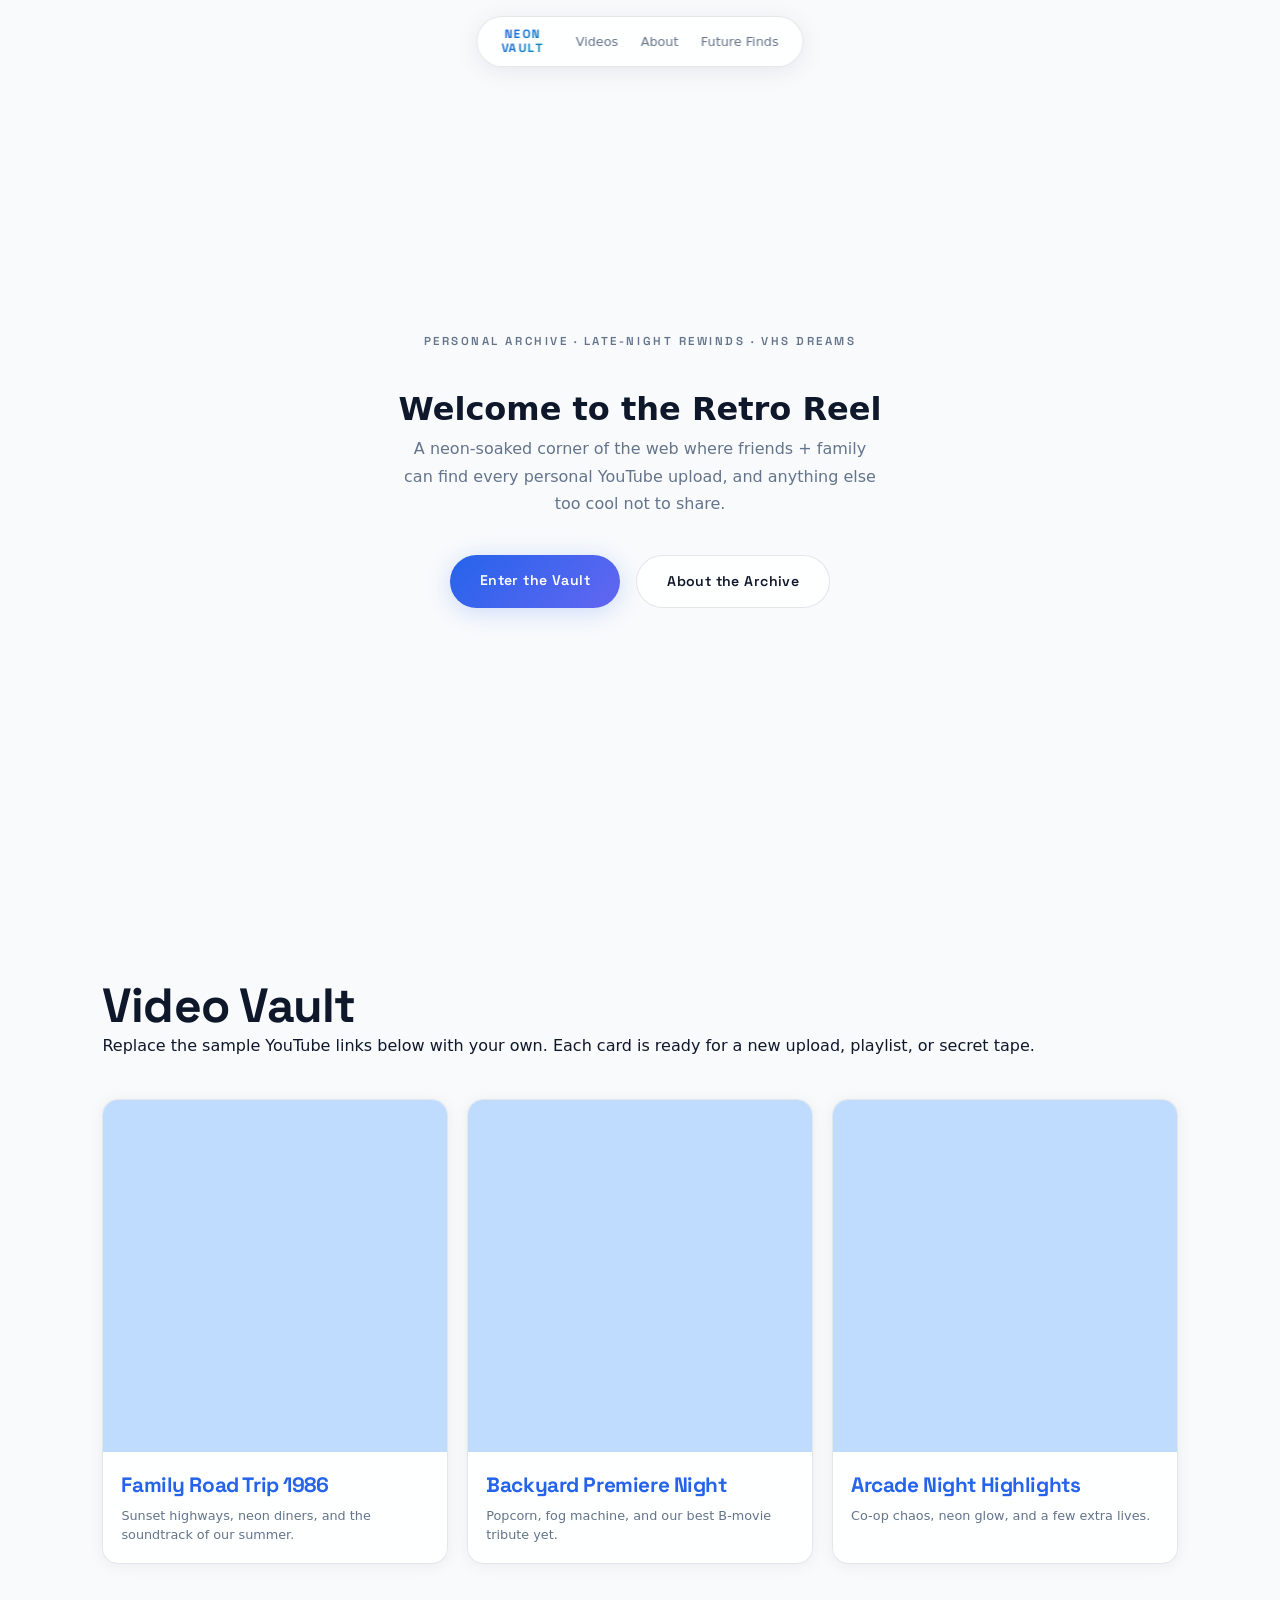
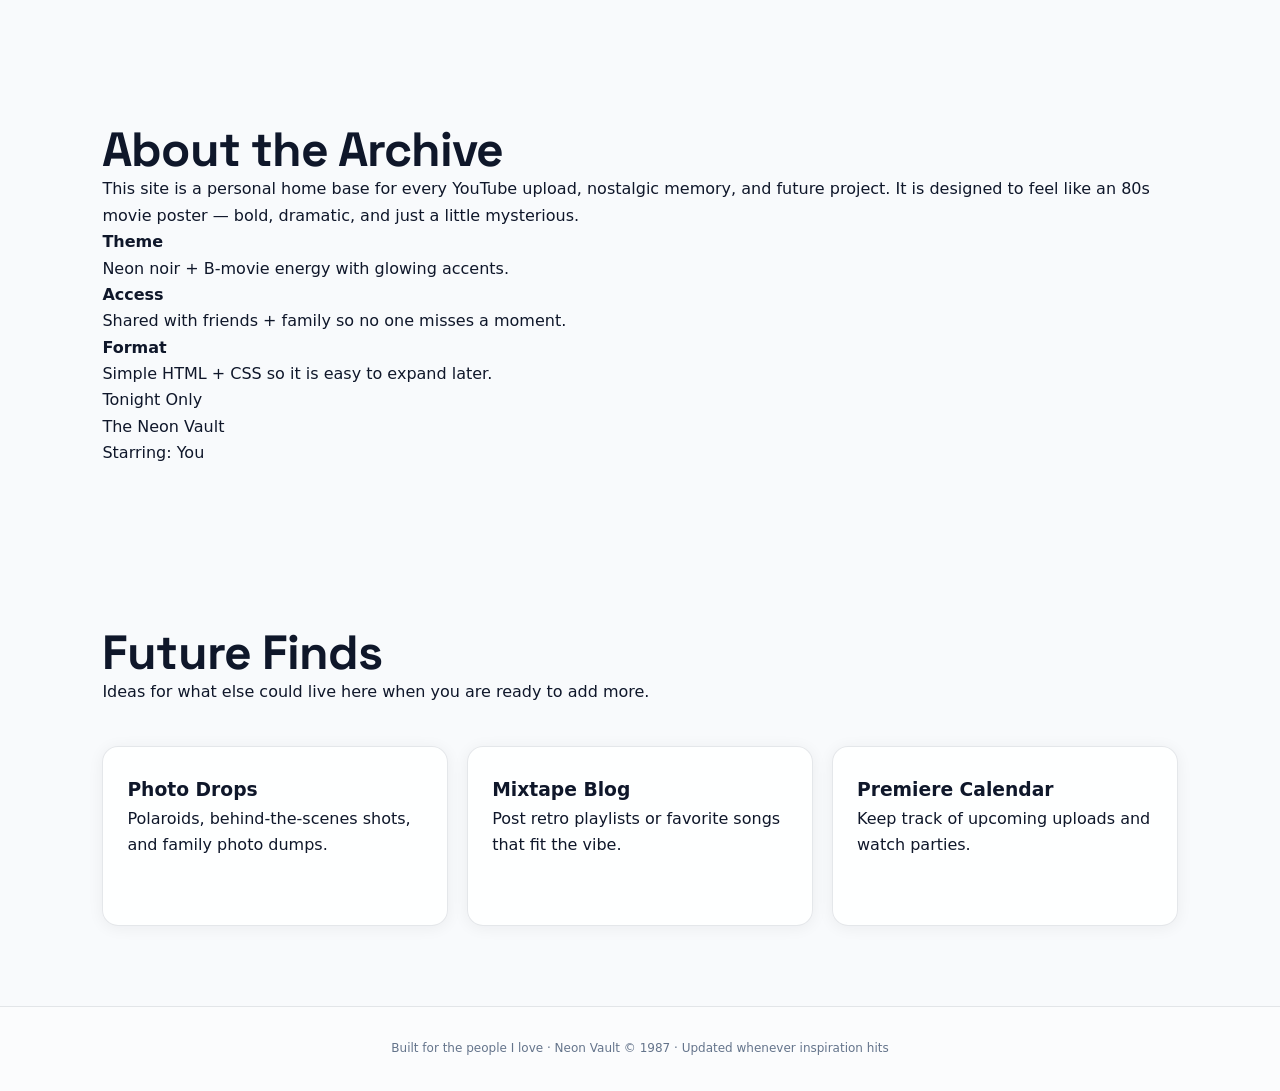
<file: Index.html>
<!DOCTYPE html>
<html lang="en">
  <head>
    <meta charset="UTF-8" />
    <meta name="viewport" content="width=device-width, initial-scale=1.0" />
    <title>Neon Vault — Personal Video Archive</title>
    <link rel="stylesheet" href="styles.css" />
    <link rel="preconnect" href="https://fonts.googleapis.com" />
    <link rel="preconnect" href="https://fonts.gstatic.com" crossorigin />
    <link
      href="https://fonts.googleapis.com/css2?family=Monoton&family=Orbitron:wght@400;600&family=Space+Grotesk:wght@400;600&display=swap"
      rel="stylesheet"
    />
  </head>
  <body>
    <header class="hero">
      <nav class="nav">
        <div class="logo">
          <span>Neon</span>
          <span>Vault</span>
        </div>
        <div class="nav-links">
          <a href="#videos">Videos</a>
          <a href="#about">About</a>
          <a href="#future">Future Finds</a>
        </div>
      </nav>
      <div class="hero-content">
        <p class="tagline">Personal Archive · Late-Night Rewinds · VHS Dreams</p>
        <h1>Welcome to the Retro Reel</h1>
        <p class="subtitle">
          A neon-soaked corner of the web where friends + family can find every personal YouTube upload,
          and anything else too cool not to share.
        </p>
        <div class="hero-actions">
          <a class="btn primary" href="#videos">Enter the Vault</a>
          <a class="btn ghost" href="#about">About the Archive</a>
        </div>
      </div>
    </header>

    <main>
      <section id="videos" class="section">
        <div class="section-heading">
          <h2>Video Vault</h2>
          <p>
            Replace the sample YouTube links below with your own. Each card is ready for a new upload,
            playlist, or secret tape.
          </p>
        </div>
        <div class="video-grid">
          <article class="video-card">
            <div class="video-frame">
              <iframe
                src="https://www.youtube.com/embed/dQw4w9WgXcQ"
                title="Sample Video"
                frameborder="0"
                allow="accelerometer; autoplay; clipboard-write; encrypted-media; gyroscope; picture-in-picture"
                allowfullscreen
              ></iframe>
            </div>
            <div class="video-info">
              <h3>Family Road Trip 1986</h3>
              <p>Sunset highways, neon diners, and the soundtrack of our summer.</p>
            </div>
          </article>

          <article class="video-card">
            <div class="video-frame">
              <iframe
                src="https://www.youtube.com/embed/oHg5SJYRHA0"
                title="Sample Video"
                frameborder="0"
                allow="accelerometer; autoplay; clipboard-write; encrypted-media; gyroscope; picture-in-picture"
                allowfullscreen
              ></iframe>
            </div>
            <div class="video-info">
              <h3>Backyard Premiere Night</h3>
              <p>Popcorn, fog machine, and our best B-movie tribute yet.</p>
            </div>
          </article>

          <article class="video-card">
            <div class="video-frame">
              <iframe
                src="https://www.youtube.com/embed/9bZkp7q19f0"
                title="Sample Video"
                frameborder="0"
                allow="accelerometer; autoplay; clipboard-write; encrypted-media; gyroscope; picture-in-picture"
                allowfullscreen
              ></iframe>
            </div>
            <div class="video-info">
              <h3>Arcade Night Highlights</h3>
              <p>Co-op chaos, neon glow, and a few extra lives.</p>
            </div>
          </article>
        </div>
      </section>

      <section id="about" class="section about">
        <div>
          <h2>About the Archive</h2>
          <p>
            This site is a personal home base for every YouTube upload, nostalgic memory, and future
            project. It is designed to feel like an 80s movie poster — bold, dramatic, and just a
            little mysterious.
          </p>
          <div class="info-grid">
            <div class="info-card">
              <h4>Theme</h4>
              <p>Neon noir + B-movie energy with glowing accents.</p>
            </div>
            <div class="info-card">
              <h4>Access</h4>
              <p>Shared with friends + family so no one misses a moment.</p>
            </div>
            <div class="info-card">
              <h4>Format</h4>
              <p>Simple HTML + CSS so it is easy to expand later.</p>
            </div>
          </div>
        </div>
        <div class="poster">
          <div class="poster-frame">
            <p class="poster-title">Tonight Only</p>
            <p class="poster-main">The Neon Vault</p>
            <p class="poster-sub">Starring: You</p>
          </div>
        </div>
      </section>

      <section id="future" class="section future">
        <div class="section-heading">
          <h2>Future Finds</h2>
          <p>Ideas for what else could live here when you are ready to add more.</p>
        </div>
        <div class="future-grid">
          <div class="future-card">
            <h3>Photo Drops</h3>
            <p>Polaroids, behind-the-scenes shots, and family photo dumps.</p>
          </div>
          <div class="future-card">
            <h3>Mixtape Blog</h3>
            <p>Post retro playlists or favorite songs that fit the vibe.</p>
          </div>
          <div class="future-card">
            <h3>Premiere Calendar</h3>
            <p>Keep track of upcoming uploads and watch parties.</p>
          </div>
        </div>
      </section>
    </main>

    <footer class="footer">
      <p>Built for the people I love · Neon Vault © 1987 · Updated whenever inspiration hits</p>
    </footer>
  </body>
</html>
</file>
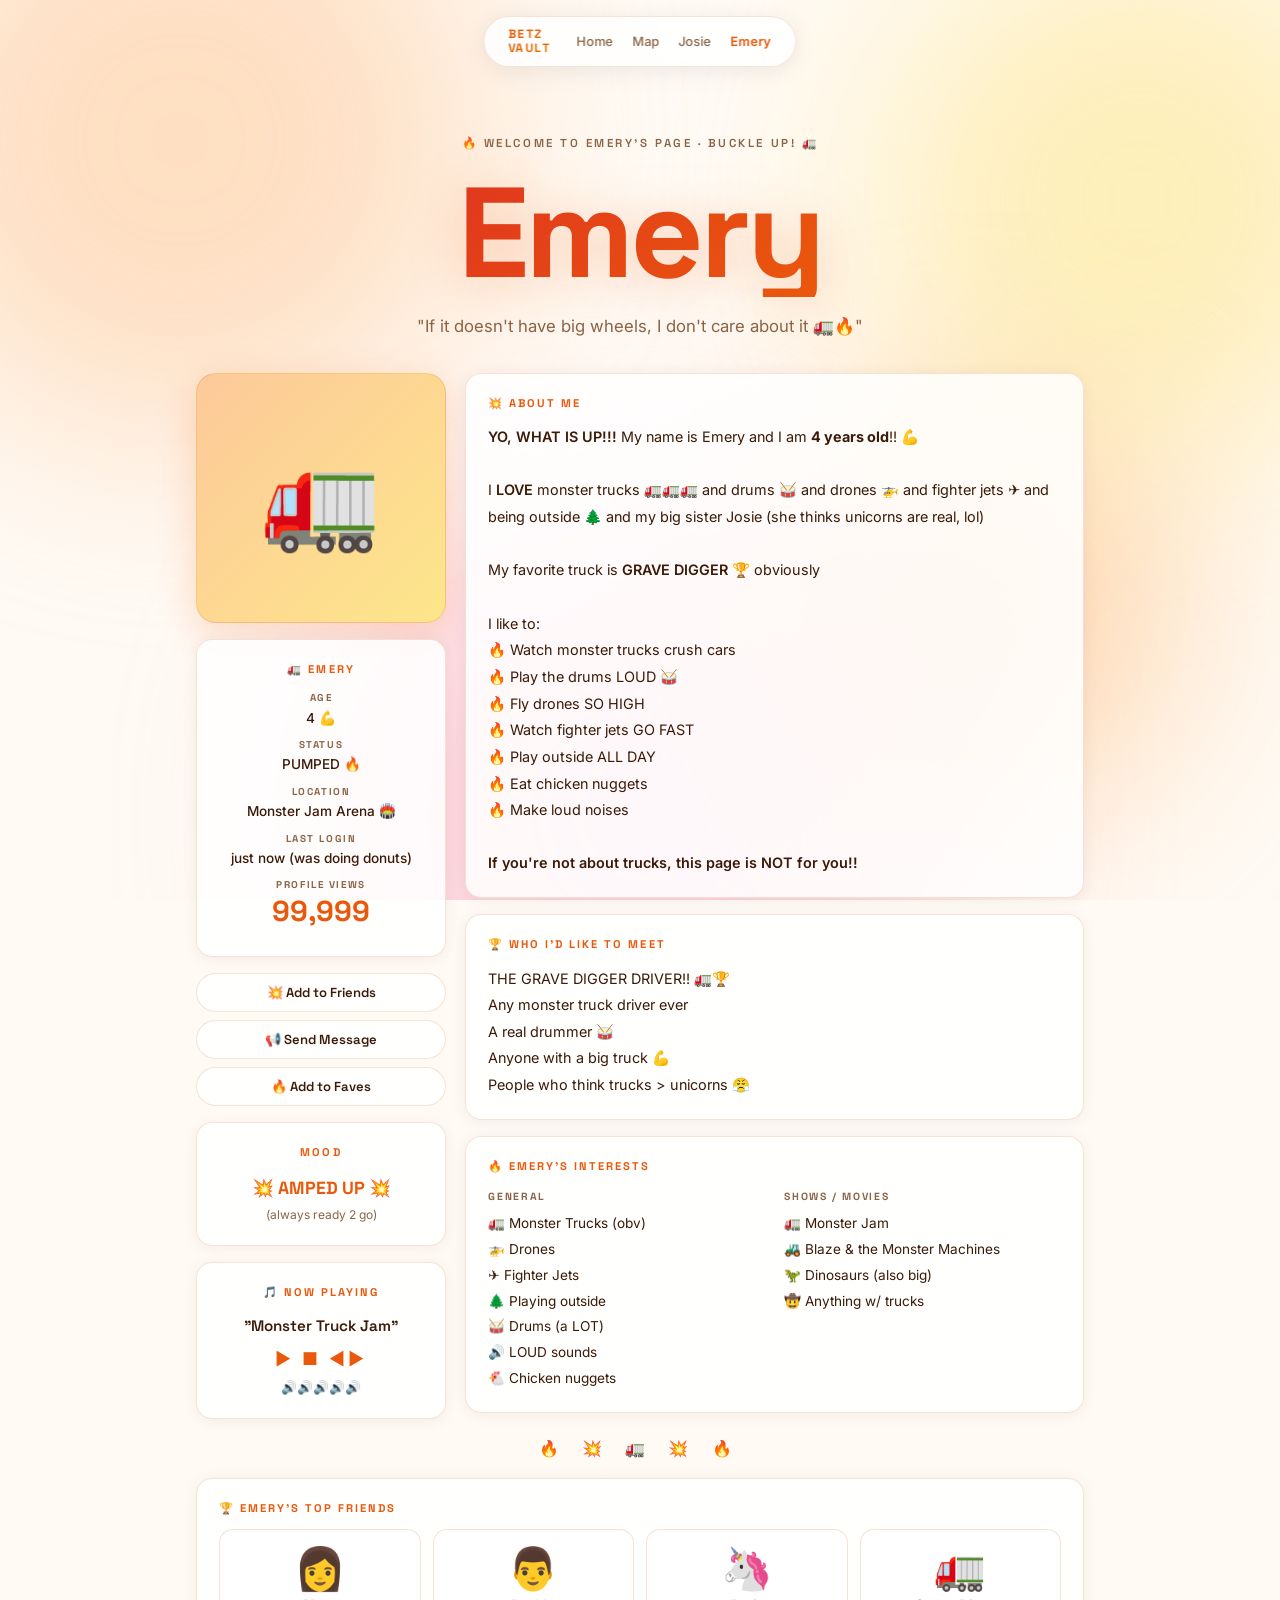
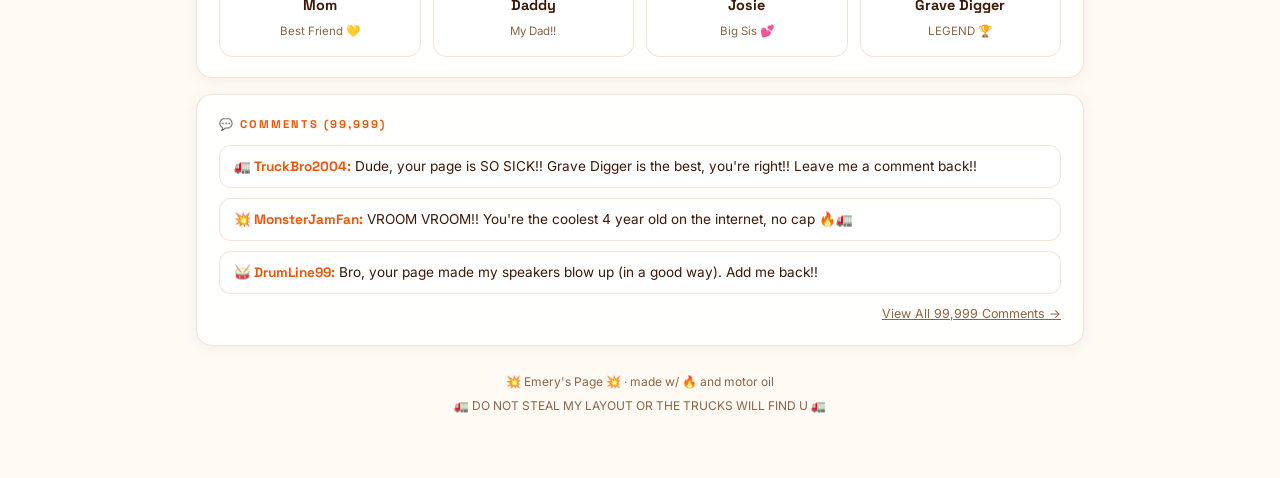
<file: emery.html>
<!DOCTYPE html>
<html lang="en">
<head>
  <meta charset="UTF-8">
  <meta name="viewport" content="width=device-width, initial-scale=1.0">
  <title>Emery's Page 🚛 Betz Vault</title>
  <link rel="preconnect" href="https://fonts.googleapis.com">
  <link rel="preconnect" href="https://fonts.gstatic.com" crossorigin>
  <link href="https://fonts.googleapis.com/css2?family=Space+Grotesk:wght@400;500;600;700&family=Inter:wght@400;500&display=swap" rel="stylesheet">
  <link rel="stylesheet" href="kids.css?v=2">
</head>
<body class="emery">
  <div class="aurora" aria-hidden="true">
    <div class="blob b1"></div><div class="blob b2"></div><div class="blob b3"></div><div class="blob b4"></div>
  </div>

  <div class="page">
    <nav class="nav">
      <a class="logo" href="index.html"><span>Betz</span><span>Vault</span></a>
      <div class="nav-links">
        <a href="index.html">Home</a>
        <a href="map.html">Map</a>
        <a href="josie.html">Josie</a>
        <a href="emery.html" class="current">Emery</a>
      </div>
    </nav>

    <main class="wrap">

      <header class="profile-header">
        <span class="eyebrow">🔥 Welcome to Emery's page · buckle up! 🚛</span>
        <h1 class="big-name">Emery</h1>
        <p class="profile-quote">"If it doesn't have big wheels, I don't care about it 🚛🔥"</p>
      </header>

      <div class="layout">

        <!-- LEFT COLUMN -->
        <aside class="col">
          <div class="profile-pic" aria-hidden="true">🚛</div>

          <div class="box stats">
            <div class="box-title">🚛 Emery</div>
            <div class="stat-row"><span class="stat-label">Age</span><span class="stat-val">4 💪</span></div>
            <div class="stat-row"><span class="stat-label">Status</span><span class="stat-val">PUMPED 🔥</span></div>
            <div class="stat-row"><span class="stat-label">Location</span><span class="stat-val">Monster Jam Arena 🏟️</span></div>
            <div class="stat-row"><span class="stat-label">Last Login</span><span class="stat-val">just now (was doing donuts)</span></div>
            <div class="stat-row"><span class="stat-label">Profile Views</span><span class="big-stat">99,999</span></div>
          </div>

          <div class="btn-stack">
            <button class="ms-btn">💥 Add to Friends</button>
            <button class="ms-btn">📢 Send Message</button>
            <button class="ms-btn">🔥 Add to Faves</button>
          </div>

          <div class="box mood">
            <div class="box-title">Mood</div>
            <div class="mood-val">💥 AMPED UP 💥</div>
            <small>(always ready 2 go)</small>
          </div>

          <div class="box music">
            <div class="box-title">🎵 Now Playing</div>
            <div class="music-song">"Monster Truck Jam"</div>
            <div class="music-bar">▶ ■ ◀▶</div>
            <div class="music-notes">🔊🔊🔊🔊🔊</div>
          </div>
        </aside>

        <!-- RIGHT COLUMN -->
        <div class="col">

          <section class="box">
            <div class="box-title">💥 About Me</div>
            <p>
              <b class="hl">YO, WHAT IS UP!!!</b> My name is Emery and I am <b>4 years old</b>!! 💪<br><br>
              I <b class="hl">LOVE</b> monster trucks 🚛🚛🚛 and drums 🥁 and drones 🚁 and fighter jets ✈️ and being outside 🌲 and my big sister Josie (she thinks unicorns are real, lol)<br><br>
              My favorite truck is <b class="hl">GRAVE DIGGER</b> 🏆 obviously<br><br>
              I like to:<br>
              🔥 Watch monster trucks crush cars<br>
              🔥 Play the drums LOUD 🥁<br>
              🔥 Fly drones SO HIGH<br>
              🔥 Watch fighter jets GO FAST<br>
              🔥 Play outside ALL DAY<br>
              🔥 Eat chicken nuggets<br>
              🔥 Make loud noises<br><br>
              <b class="hl">If you're not about trucks, this page is NOT for you!!</b>
            </p>
          </section>

          <section class="box">
            <div class="box-title">🏆 Who I'd Like to Meet</div>
            <p>
              THE GRAVE DIGGER DRIVER!! 🚛🏆<br>
              Any monster truck driver ever<br>
              A real drummer 🥁<br>
              Anyone with a big truck 💪<br>
              People who think trucks &gt; unicorns 😤
            </p>
          </section>

          <section class="box">
            <div class="box-title">🔥 Emery's Interests</div>
            <div class="interests">
              <div>
                <h4>General</h4>
                🚛 Monster Trucks (obv)<br>
                🚁 Drones<br>
                ✈️ Fighter Jets<br>
                🌲 Playing outside<br>
                🥁 Drums (a LOT)<br>
                🔊 LOUD sounds<br>
                🐔 Chicken nuggets
              </div>
              <div>
                <h4>Shows / Movies</h4>
                🚛 Monster Jam<br>
                🚜 Blaze &amp; the Monster Machines<br>
                🦖 Dinosaurs (also big)<br>
                🤠 Anything w/ trucks
              </div>
            </div>
          </section>

        </div>
      </div>

      <div class="divider" aria-hidden="true">🔥 💥 🚛 💥 🔥</div>

      <section class="box">
        <div class="box-title">🏆 Emery's Top Friends</div>
        <div class="friends">
          <div class="friend"><span class="friend-icon">👩</span><b>Mom</b><span class="note">Best Friend 💛</span></div>
          <div class="friend"><span class="friend-icon">👨</span><b>Daddy</b><span class="note">My Dad!!</span></div>
          <div class="friend"><span class="friend-icon">🦄</span><b>Josie</b><span class="note">Big Sis 💕</span></div>
          <div class="friend"><span class="friend-icon">🚛</span><b>Grave Digger</b><span class="note">LEGEND 🏆</span></div>
        </div>
      </section>

      <section class="box" style="margin-top:1rem;">
        <div class="box-title">💬 Comments (99,999)</div>
        <div class="comment">
          <span class="comment-from">🚛 TruckBro2004:</span>
          Dude, your page is SO SICK!! Grave Digger is the best, you're right!! Leave me a comment back!!
        </div>
        <div class="comment">
          <span class="comment-from">💥 MonsterJamFan:</span>
          VROOM VROOM!! You're the coolest 4 year old on the internet, no cap 🔥🚛
        </div>
        <div class="comment">
          <span class="comment-from">🥁 DrumLine99:</span>
          Bro, your page made my speakers blow up (in a good way). Add me back!!
        </div>
        <div class="more"><a href="#">View All 99,999 Comments →</a></div>
      </section>

      <p class="footer-txt">
        💥 Emery's Page 💥 · made w/ 🔥 and motor oil<br>
        🚛 DO NOT STEAL MY LAYOUT OR THE TRUCKS WILL FIND U 🚛
      </p>

    </main>
  </div>

  <script>
    const fireEmoji = ['🔥','💥','🚛','⚡','💨'];
    function spawnFire() {
      const f = document.createElement('span');
      f.className = 'fire-particle';
      f.textContent = fireEmoji[Math.floor(Math.random() * fireEmoji.length)];
      const dur = 4 + Math.random() * 5;
      f.style.cssText = `left:${Math.random()*100}%; bottom:-60px; font-size:${1+Math.random()*1.4}rem; animation-duration:${dur}s;`;
      document.body.appendChild(f);
      setTimeout(() => f.remove(), dur * 1000);
    }
    setInterval(spawnFire, 650);

    const trailEmoji = ['🔥','💥','⚡','💨'];
    document.addEventListener('mousemove', function(e) {
      if (Math.random() > 0.68) {
        const t = document.createElement('span');
        t.className = 'trail';
        t.textContent = trailEmoji[Math.floor(Math.random() * trailEmoji.length)];
        t.style.left = e.clientX + 'px';
        t.style.top  = e.clientY + 'px';
        document.body.appendChild(t);
        requestAnimationFrame(() => {
          t.style.transform = 'translateY(-30px)';
          t.style.opacity   = '0';
        });
        setTimeout(() => t.remove(), 550);
      }
    });
  </script>
</body>
</html>
</file>
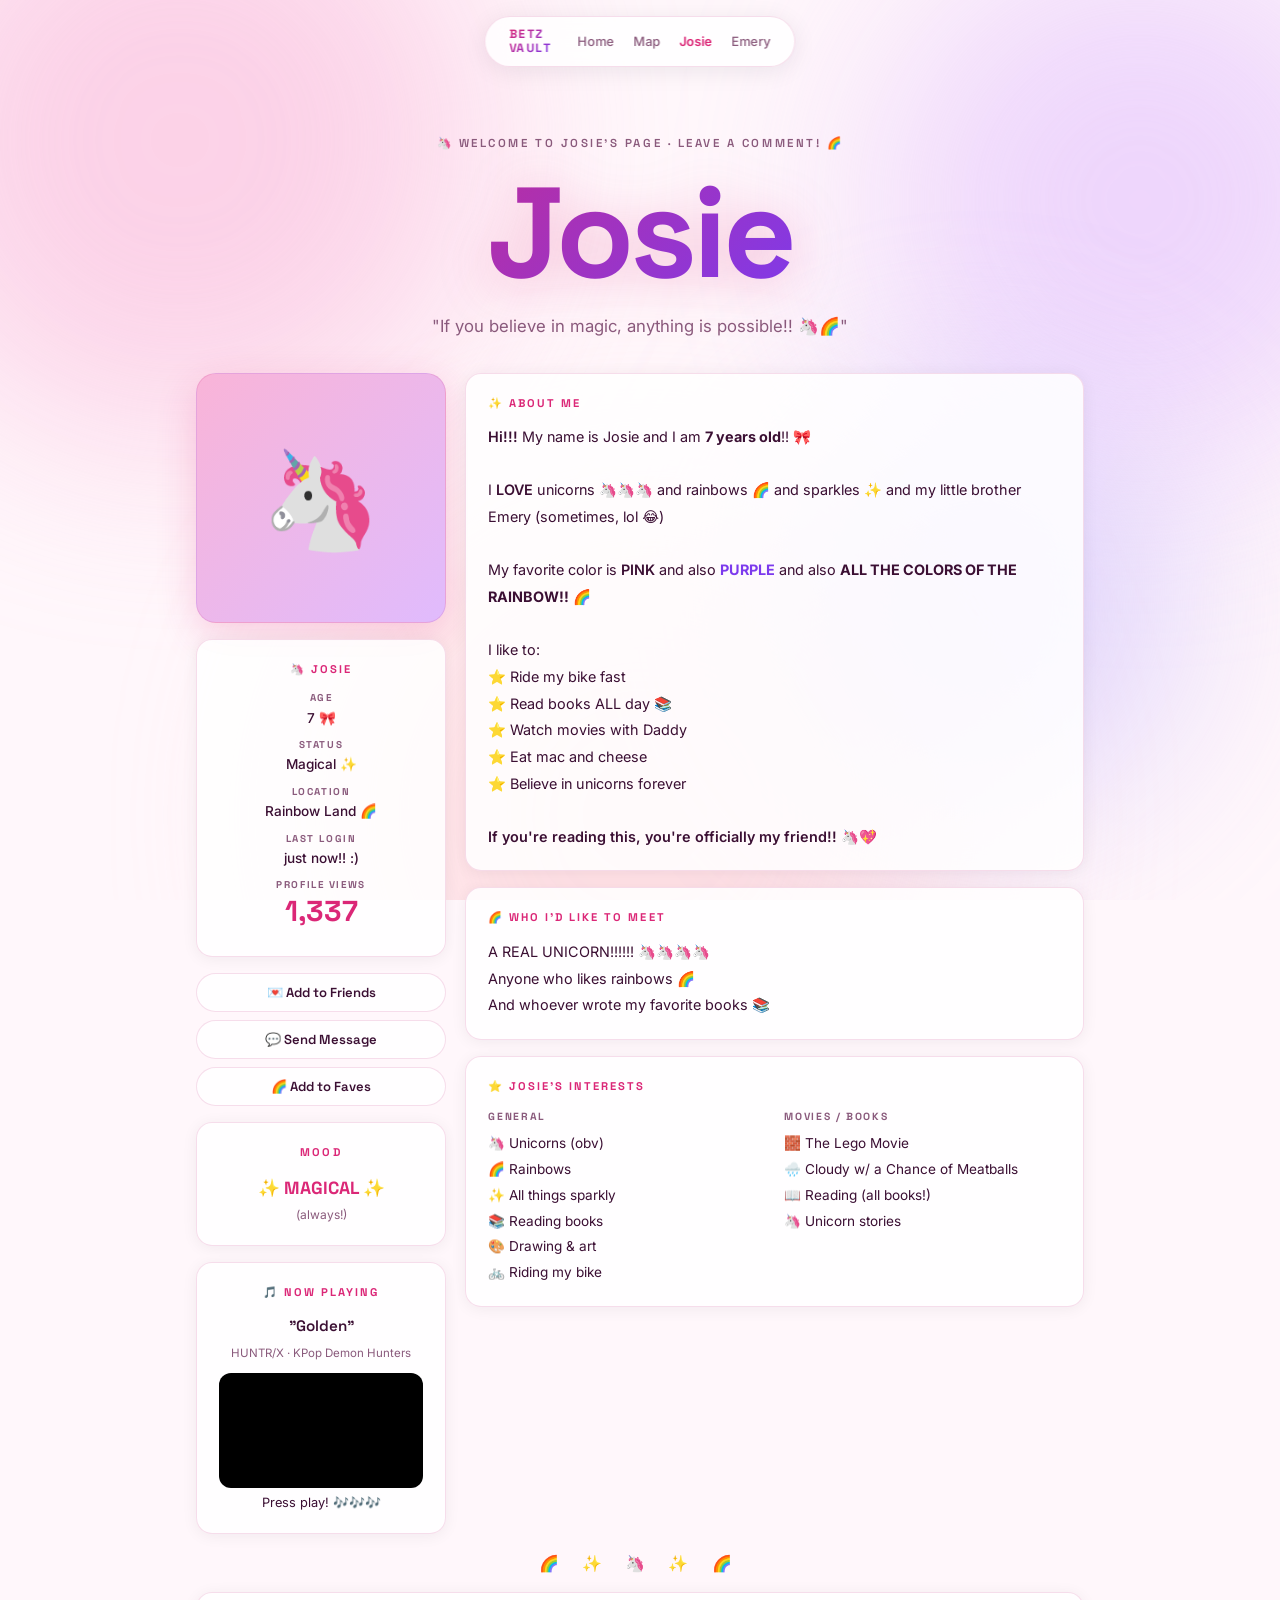
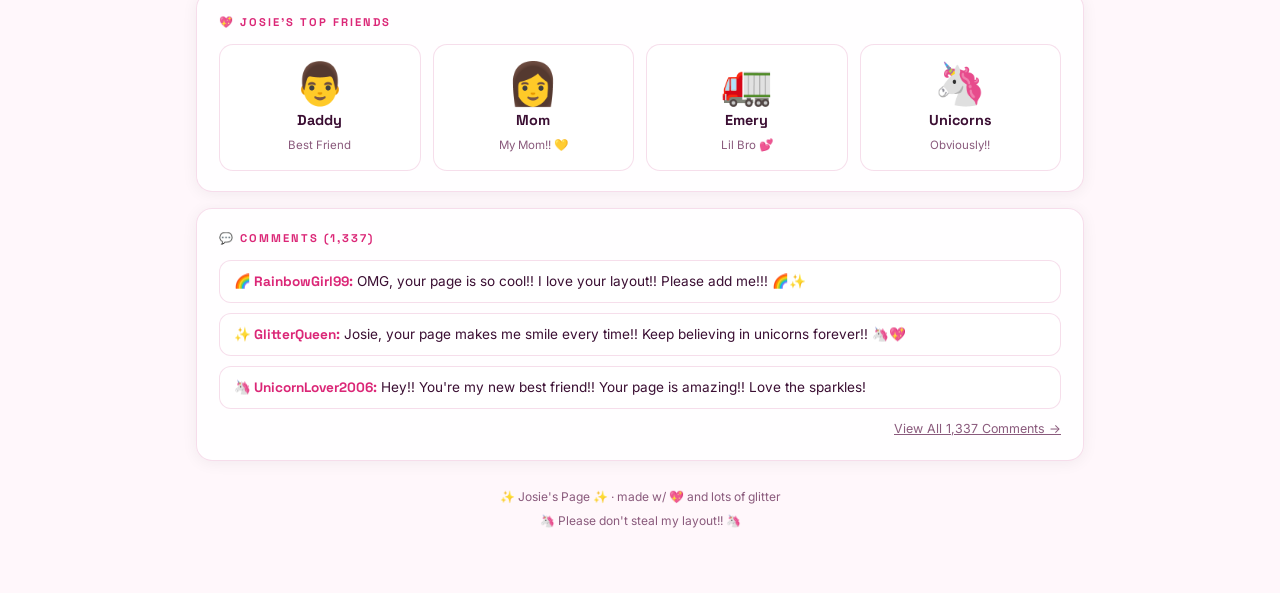
<file: josie.html>
<!DOCTYPE html>
<html lang="en">
<head>
  <meta charset="UTF-8">
  <meta name="viewport" content="width=device-width, initial-scale=1.0">
  <title>Josie's Page ✨ Betz Vault</title>
  <link rel="preconnect" href="https://fonts.googleapis.com">
  <link rel="preconnect" href="https://fonts.gstatic.com" crossorigin>
  <link href="https://fonts.googleapis.com/css2?family=Space+Grotesk:wght@400;500;600;700&family=Inter:wght@400;500&display=swap" rel="stylesheet">
  <link rel="stylesheet" href="kids.css?v=2">
</head>
<body class="josie">
  <div class="aurora" aria-hidden="true">
    <div class="blob b1"></div><div class="blob b2"></div><div class="blob b3"></div><div class="blob b4"></div>
  </div>

  <div class="page">
    <nav class="nav">
      <a class="logo" href="index.html"><span>Betz</span><span>Vault</span></a>
      <div class="nav-links">
        <a href="index.html">Home</a>
        <a href="map.html">Map</a>
        <a href="josie.html" class="current">Josie</a>
        <a href="emery.html">Emery</a>
      </div>
    </nav>

    <main class="wrap">

      <header class="profile-header">
        <span class="eyebrow">🦄 Welcome to Josie's page · leave a comment! 🌈</span>
        <h1 class="big-name">Josie</h1>
        <p class="profile-quote">"If you believe in magic, anything is possible!! 🦄🌈"</p>
      </header>

      <div class="layout">

        <!-- LEFT COLUMN -->
        <aside class="col">
          <div class="profile-pic" aria-hidden="true">🦄</div>

          <div class="box stats">
            <div class="box-title">🦄 Josie</div>
            <div class="stat-row"><span class="stat-label">Age</span><span class="stat-val">7 🎀</span></div>
            <div class="stat-row"><span class="stat-label">Status</span><span class="stat-val">Magical ✨</span></div>
            <div class="stat-row"><span class="stat-label">Location</span><span class="stat-val">Rainbow Land 🌈</span></div>
            <div class="stat-row"><span class="stat-label">Last Login</span><span class="stat-val">just now!! :)</span></div>
            <div class="stat-row"><span class="stat-label">Profile Views</span><span class="big-stat">1,337</span></div>
          </div>

          <div class="btn-stack">
            <button class="ms-btn">💌 Add to Friends</button>
            <button class="ms-btn">💬 Send Message</button>
            <button class="ms-btn">🌈 Add to Faves</button>
          </div>

          <div class="box mood">
            <div class="box-title">Mood</div>
            <div class="mood-val">✨ MAGICAL ✨</div>
            <small>(always!)</small>
          </div>

          <div class="box music">
            <div class="box-title">🎵 Now Playing</div>
            <div class="music-song">"Golden"</div>
            <div class="music-artist">HUNTR/X · KPop Demon Hunters</div>
            <div class="music-embed">
              <iframe src="https://www.youtube-nocookie.com/embed/yebNIHKAC4A" title="Golden (Official Lyric Video)" loading="lazy" allow="encrypted-media; picture-in-picture" allowfullscreen referrerpolicy="strict-origin-when-cross-origin"></iframe>
            </div>
            <div class="music-notes">Press play! 🎶🎶🎶</div>
          </div>
        </aside>

        <!-- RIGHT COLUMN -->
        <div class="col">

          <section class="box">
            <div class="box-title">✨ About Me</div>
            <p>
              <b class="hl">Hi!!!</b> My name is Josie and I am <b>7 years old</b>!! 🎀<br><br>
              I <b class="hl">LOVE</b> unicorns 🦄🦄🦄 and rainbows 🌈 and sparkles ✨ and my little brother Emery (sometimes, lol 😂)<br><br>
              My favorite color is <b class="hl">PINK</b> and also <b style="color:#7c3aed;">PURPLE</b> and also <b>ALL THE COLORS OF THE RAINBOW!!</b> 🌈<br><br>
              I like to:<br>
              ⭐ Ride my bike fast<br>
              ⭐ Read books ALL day 📚<br>
              ⭐ Watch movies with Daddy<br>
              ⭐ Eat mac and cheese<br>
              ⭐ Believe in unicorns forever<br><br>
              <b class="hl">If you're reading this, you're officially my friend!! 🦄💖</b>
            </p>
          </section>

          <section class="box">
            <div class="box-title">🌈 Who I'd Like to Meet</div>
            <p>
              A REAL UNICORN!!!!!! 🦄🦄🦄🦄<br>
              Anyone who likes rainbows 🌈<br>
              And whoever wrote my favorite books 📚
            </p>
          </section>

          <section class="box">
            <div class="box-title">⭐ Josie's Interests</div>
            <div class="interests">
              <div>
                <h4>General</h4>
                🦄 Unicorns (obv)<br>
                🌈 Rainbows<br>
                ✨ All things sparkly<br>
                📚 Reading books<br>
                🎨 Drawing &amp; art<br>
                🚲 Riding my bike
              </div>
              <div>
                <h4>Movies / Books</h4>
                🧱 The Lego Movie<br>
                🌧️ Cloudy w/ a Chance of Meatballs<br>
                📖 Reading (all books!)<br>
                🦄 Unicorn stories
              </div>
            </div>
          </section>

        </div>
      </div>

      <div class="divider" aria-hidden="true">🌈 ✨ 🦄 ✨ 🌈</div>

      <section class="box">
        <div class="box-title">💖 Josie's Top Friends</div>
        <div class="friends">
          <div class="friend"><span class="friend-icon">👨</span><b>Daddy</b><span class="note">Best Friend</span></div>
          <div class="friend"><span class="friend-icon">👩</span><b>Mom</b><span class="note">My Mom!! 💛</span></div>
          <div class="friend"><span class="friend-icon">🚛</span><b>Emery</b><span class="note">Lil Bro 💕</span></div>
          <div class="friend"><span class="friend-icon">🦄</span><b>Unicorns</b><span class="note">Obviously!!</span></div>
        </div>
      </section>

      <section class="box" style="margin-top:1rem;">
        <div class="box-title">💬 Comments (1,337)</div>
        <div class="comment">
          <span class="comment-from">🌈 RainbowGirl99:</span>
          OMG, your page is so cool!! I love your layout!! Please add me!!! 🌈✨
        </div>
        <div class="comment">
          <span class="comment-from">✨ GlitterQueen:</span>
          Josie, your page makes me smile every time!! Keep believing in unicorns forever!! 🦄💖
        </div>
        <div class="comment">
          <span class="comment-from">🦄 UnicornLover2006:</span>
          Hey!! You're my new best friend!! Your page is amazing!! Love the sparkles!
        </div>
        <div class="more"><a href="#">View All 1,337 Comments →</a></div>
      </section>

      <p class="footer-txt">
        ✨ Josie's Page ✨ · made w/ 💖 and lots of glitter<br>
        🦄 Please don't steal my layout!! 🦄
      </p>

    </main>
  </div>

  <script>
    const sparkles = ['✨','⭐','🌟','💫','🌈','🦄','💖','🌸'];
    function spawnSparkle() {
      const s = document.createElement('span');
      s.className = 'sp';
      s.textContent = sparkles[Math.floor(Math.random() * sparkles.length)];
      const dur = 5 + Math.random() * 7;
      s.style.cssText = `left:${Math.random()*100}%; bottom:-60px; font-size:${0.9+Math.random()*1.2}rem; animation-duration:${dur}s;`;
      document.body.appendChild(s);
      setTimeout(() => s.remove(), dur * 1000);
    }
    setInterval(spawnSparkle, 700);

    const trailEmoji = ['✨','💫','⭐','🌟','🌸'];
    document.addEventListener('mousemove', function(e) {
      if (Math.random() > 0.65) {
        const t = document.createElement('span');
        t.className = 'trail';
        t.textContent = trailEmoji[Math.floor(Math.random() * trailEmoji.length)];
        t.style.left = e.clientX + 'px';
        t.style.top  = e.clientY + 'px';
        document.body.appendChild(t);
        requestAnimationFrame(() => {
          t.style.transform = 'translateY(-28px)';
          t.style.opacity   = '0';
        });
        setTimeout(() => t.remove(), 650);
      }
    });
  </script>
</body>
</html>
</file>
<file: styles.css>
:root {
  --bg: #f8fafc;
  --surface: rgba(255, 255, 255, 0.85);
  --border: rgba(71, 85, 105, 0.14);
  --border-lit: rgba(37, 99, 235, 0.4);
  --fg: #0f172a;
  --muted: #64748b;
  --accent: #2563eb;
  --accent2: #0891b2;
  --accent3: #7c3aed;
  --glow: rgba(37, 99, 235, 0.2);
  --nav-bg: rgba(255, 255, 255, 0.85);
  --b1: #cbd5e1;
  --b2: #bfdbfe;
  --b3: #e2e8f0;
  --b4: #c7d2fe;
  --b5: #d1e7f5;
  --font-display: 'Space Grotesk', system-ui, sans-serif;
  --font-body: 'Inter', system-ui, sans-serif;
  color-scheme: light;
}

* {
  box-sizing: border-box;
  margin: 0;
  padding: 0;
}

html { scroll-behavior: smooth; }

body {
  font-family: var(--font-body);
  background: var(--bg);
  color: var(--fg);
  line-height: 1.65;
  overflow-x: hidden;
  position: relative;
}

/* ── AURORA BACKGROUND ──────────────────────────── */

.aurora {
  position: fixed;
  inset: 0;
  z-index: 0;
  pointer-events: none;
  overflow: hidden;
}

.blob {
  position: absolute;
  border-radius: 50%;
  filter: blur(100px);
  opacity: 0.55;
}
.b1 { width: 650px; height: 650px; background: var(--b1); top: -180px; left: -120px; animation: d1 24s ease-in-out infinite; }
.b2 { width: 550px; height: 550px; background: var(--b2); top: -80px; right: -120px; animation: d2 30s ease-in-out infinite; }
.b3 { width: 700px; height: 700px; background: var(--b3); bottom: -250px; left: 25%; animation: d3 20s ease-in-out infinite; }
.b4 { width: 420px; height: 420px; background: var(--b4); top: 45%; right: 10%; animation: d4 26s ease-in-out infinite; }
.b5 { width: 300px; height: 300px; background: var(--b5); top: 60%; left: 5%; opacity: 0.4; animation: d1 18s ease-in-out infinite reverse; }

@keyframes d1 { 0%,100% { transform: translate(0,0) scale(1); } 33% { transform: translate(60px,-80px) scale(1.08); } 66% { transform: translate(-40px,50px) scale(0.95); } }
@keyframes d2 { 0%,100% { transform: translate(0,0) scale(1); } 40% { transform: translate(-70px,60px) scale(1.1); } 70% { transform: translate(40px,-40px) scale(0.92); } }
@keyframes d3 { 0%,100% { transform: translate(0,0) scale(1); } 30% { transform: translate(-50px,-60px) scale(1.05); } 60% { transform: translate(80px,30px) scale(0.97); } }
@keyframes d4 { 0%,100% { transform: translate(0,0) scale(1); } 50% { transform: translate(-60px,-80px) scale(1.12); } }

.page { position: relative; z-index: 2; }

/* ── NAV ────────────────────────────────────────── */

.nav {
  position: fixed;
  top: 16px;
  left: 50%;
  transform: translateX(-50%);
  z-index: 100;
  display: flex;
  align-items: center;
  gap: 2rem;
  background: var(--nav-bg);
  backdrop-filter: blur(24px);
  -webkit-backdrop-filter: blur(24px);
  border: 1px solid var(--border);
  box-shadow: 0 4px 24px rgba(15, 23, 42, 0.08);
  border-radius: 100px;
  padding: 10px 24px;
  white-space: nowrap;
}

.logo {
  font-family: var(--font-display);
  font-weight: 700;
  font-size: 0.75rem;
  letter-spacing: 0.12em;
  text-transform: uppercase;
  line-height: 1.2;
  display: flex;
  flex-direction: column;
  background-image: linear-gradient(135deg, var(--accent), var(--accent2));
  -webkit-background-clip: text;
  background-clip: text;
  color: transparent;
  -webkit-text-fill-color: transparent;
}

.nav-links {
  display: flex;
  gap: 1.4rem;
  align-items: center;
}

.nav-links a {
  color: var(--muted);
  text-decoration: none;
  font-size: 0.8rem;
  font-weight: 500;
  transition: color 0.2s;
}
.nav-links a:hover { color: var(--fg); }
.nav-links a[href="josie.html"] { color: #db2777; }
.nav-links a[href="josie.html"]:hover { color: #9d174d; }
.nav-links a[href="emery.html"] { color: #ea580c; }
.nav-links a[href="emery.html"]:hover { color: #9a3412; }

/* ── HERO ───────────────────────────────────────── */

.hero {
  min-height: 100vh;
  display: flex;
  align-items: center;
  justify-content: center;
  text-align: center;
  padding: 120px 8vw 80px;
}

.hero-content { max-width: 800px; }

.tagline {
  font-family: var(--font-display);
  font-size: 0.72rem;
  font-weight: 600;
  letter-spacing: 0.22em;
  text-transform: uppercase;
  color: var(--muted);
  margin-bottom: 2rem;
}

.welcome-text {
  font-family: var(--font-display);
  font-size: clamp(3.5rem, 18vw, 11rem);
  font-weight: 700;
  letter-spacing: -0.03em;
  line-height: 0.9;
  white-space: nowrap;
  display: block;
  margin-bottom: 1.8rem;
  background-image: linear-gradient(135deg,
    #2563eb 0%, #6366f1 15%, #06b6d4 30%,
    #8b5cf6 45%, #ec4899 60%, #6366f1 75%,
    #2563eb 90%, #06b6d4 100%);
  background-size: 300% 300%;
  -webkit-background-clip: text;
  background-clip: text;
  color: transparent;
  -webkit-text-fill-color: transparent;
  animation: holographic 8s linear infinite;
  filter: drop-shadow(0 6px 30px rgba(37, 99, 235, 0.25));
}

@keyframes holographic {
  0%   { background-position: 0% 50%; }
  100% { background-position: 300% 50%; }
}

.subtitle {
  color: var(--muted);
  max-width: 480px;
  font-size: 1rem;
  line-height: 1.7;
  margin: 0 auto 2.4rem;
}

.hero-actions {
  display: flex;
  gap: 1rem;
  justify-content: center;
  flex-wrap: wrap;
}

.btn {
  text-decoration: none;
  padding: 14px 30px;
  border-radius: 100px;
  font-family: var(--font-display);
  font-weight: 600;
  font-size: 0.88rem;
  letter-spacing: 0.03em;
  display: inline-block;
  transition: transform 0.2s, box-shadow 0.2s, background 0.2s;
}
.btn:hover { transform: translateY(-3px); }

.btn.primary {
  background: linear-gradient(135deg, var(--accent), #6366f1);
  color: #fff;
  box-shadow: 0 4px 24px var(--glow);
}
.btn.primary:hover { box-shadow: 0 8px 36px var(--glow); }

.btn.ghost {
  background: var(--surface);
  color: var(--fg);
  border: 1px solid var(--border);
}
.btn.ghost:hover { background: #fff; }

/* ── RIBBON ─────────────────────────────────────── */

.ribbon {
  overflow: hidden;
  border-top: 1px solid var(--border);
  border-bottom: 1px solid var(--border);
  background: rgba(255, 255, 255, 0.5);
  padding: 12px 0;
}

.ribbon-inner {
  display: inline-block;
  white-space: nowrap;
  animation: scroll-left 28s linear infinite;
  font-family: var(--font-display);
  font-size: 0.72rem;
  font-weight: 600;
  letter-spacing: 0.18em;
  text-transform: uppercase;
  color: var(--muted);
}
.ribbon-inner span { margin-right: 3rem; }
.ribbon-inner .dot { color: var(--accent); }

@keyframes scroll-left {
  0%   { transform: translateX(0); }
  100% { transform: translateX(-50%); }
}

/* ── SECTIONS ───────────────────────────────────── */

.section { padding: 80px 8vw; }

.section-heading { margin-bottom: 2.5rem; }

.section-eyebrow {
  display: block;
  font-family: var(--font-display);
  font-size: 0.72rem;
  font-weight: 600;
  letter-spacing: 0.2em;
  text-transform: uppercase;
  color: var(--accent);
  margin-bottom: 0.6rem;
}

.section h2 {
  font-family: var(--font-display);
  font-size: clamp(1.8rem, 4vw, 3rem);
  font-weight: 700;
  letter-spacing: -0.02em;
  line-height: 1.1;
  color: var(--fg);
}

/* ── VIDEO GRID ─────────────────────────────────── */

.video-grid {
  display: grid;
  grid-template-columns: repeat(3, 1fr);
  gap: 1.2rem;
}

.video-card {
  background: var(--surface);
  border: 1px solid var(--border);
  border-radius: 16px;
  overflow: hidden;
  box-shadow: 0 2px 16px rgba(15, 23, 42, 0.06);
  transition: transform 0.3s, border-color 0.3s, box-shadow 0.3s;
}
.video-card:hover {
  transform: translateY(-6px);
  border-color: var(--border-lit);
  box-shadow: 0 20px 50px var(--glow);
}

.video-frame {
  position: relative;
  padding-top: 56.25%;
  background: var(--b2);
  overflow: hidden;
}

.video-frame img {
  position: absolute;
  inset: 0;
  width: 100%;
  height: 100%;
  object-fit: cover;
  transition: transform 0.4s;
}
.video-card:hover .video-frame img { transform: scale(1.04); }

.video-thumb {
  display: block;
  text-decoration: none;
  color: inherit;
}

.play-badge {
  position: absolute;
  right: 10px;
  bottom: 10px;
  padding: 5px 12px;
  font-family: var(--font-display);
  font-size: 0.6rem;
  font-weight: 700;
  letter-spacing: 0.15em;
  text-transform: uppercase;
  border: 1px solid rgba(255, 255, 255, 0.3);
  border-radius: 100px;
  color: #fff;
  background: rgba(15, 23, 42, 0.65);
  backdrop-filter: blur(8px);
  z-index: 1;
}

.video-info { padding: 16px 18px 18px; }

.video-info h3 {
  font-family: var(--font-display);
  font-size: 1.3rem;
  font-weight: 700;
  letter-spacing: -0.02em;
  color: var(--accent);
  margin-bottom: 4px;
}

.video-info p {
  font-size: 0.8rem;
  color: var(--muted);
  line-height: 1.5;
}

/* ── EXTRA STUFF ────────────────────────────────── */

.future-grid {
  display: grid;
  grid-template-columns: repeat(3, 1fr);
  gap: 1.2rem;
}

.future-card {
  background: var(--surface);
  border: 1px solid var(--border);
  border-radius: 16px;
  padding: 28px 24px;
  min-height: 180px;
  box-shadow: 0 2px 16px rgba(15, 23, 42, 0.06);
  transition: transform 0.3s, border-color 0.3s, box-shadow 0.3s;
}
.future-card:hover { transform: translateY(-4px); }

.josie-card,
.emery-card {
  display: flex;
  align-items: center;
  justify-content: center;
}

.josie-card {
  background: linear-gradient(135deg, rgba(219, 39, 119, 0.08), rgba(124, 58, 237, 0.05));
  border-color: rgba(219, 39, 119, 0.25);
}
.josie-card:hover { border-color: rgba(219, 39, 119, 0.5); box-shadow: 0 16px 50px rgba(219, 39, 119, 0.14); }

.emery-card {
  background: linear-gradient(135deg, rgba(234, 88, 12, 0.08), rgba(251, 191, 36, 0.05));
  border-color: rgba(234, 88, 12, 0.28);
}
.emery-card:hover { border-color: rgba(234, 88, 12, 0.5); box-shadow: 0 16px 50px rgba(234, 88, 12, 0.14); }

.josie-btn,
.emery-btn {
  background: none;
  border: none;
  cursor: pointer;
  display: flex;
  flex-direction: column;
  align-items: center;
  gap: 10px;
  padding: 1rem 1.4rem;
  transition: transform 0.15s ease;
  outline: none;
  font-family: inherit;
}
.josie-btn:hover,
.emery-btn:hover { transform: scale(1.06); }
.josie-btn:active,
.emery-btn:active { transform: scale(0.94); }
.josie-btn:focus-visible,
.emery-btn:focus-visible { outline: 2px solid var(--accent); outline-offset: 4px; border-radius: 12px; }

.josie-icon,
.emery-icon {
  font-size: 3rem;
  line-height: 1;
  display: block;
}
.josie-icon { filter: drop-shadow(0 3px 10px rgba(219, 39, 119, 0.35)); }
.emery-icon { filter: drop-shadow(0 3px 10px rgba(234, 88, 12, 0.35)); }

.josie-label,
.emery-label {
  font-family: var(--font-display);
  font-size: 0.9rem;
  font-weight: 600;
}
.josie-label { color: #db2777; }
.emery-label { color: #ea580c; }

.btn-counter {
  font-size: 0.72rem;
  color: var(--muted);
}

/* ── MONSTER TRUCK RUNNER ───────────────────────── */

@keyframes truck-run {
  0%   { left: -12%; transform: scaleX(-1) translateY(0px)   rotate(0deg);  }
  12%  {             transform: scaleX(-1) translateY(-30px)  rotate(4deg);  }
  24%  {             transform: scaleX(-1) translateY(0px)    rotate(-2deg); }
  36%  {             transform: scaleX(-1) translateY(-30px)  rotate(4deg);  }
  48%  {             transform: scaleX(-1) translateY(0px)    rotate(-2deg); }
  60%  {             transform: scaleX(-1) translateY(-30px)  rotate(4deg);  }
  72%  {             transform: scaleX(-1) translateY(0px)    rotate(-2deg); }
  84%  {             transform: scaleX(-1) translateY(-30px)  rotate(4deg);  }
  100% { left: 112%; transform: scaleX(-1) translateY(0px)    rotate(0deg);  }
}

.truck-runner {
  position: fixed;
  bottom: 72px;
  left: -12%;
  font-size: 5rem;
  line-height: 1;
  z-index: 9999;
  pointer-events: none;
  animation: truck-run 3s linear forwards;
}

/* ── UNICORN RUNNER ─────────────────────────────── */

@keyframes unicorn-run {
  0%   { left: -10%; transform: scaleX(-1) translateY(0px);   }
  8%   {             transform: scaleX(-1) translateY(-18px);  }
  16%  {             transform: scaleX(-1) translateY(0px);    }
  24%  {             transform: scaleX(-1) translateY(-18px);  }
  32%  {             transform: scaleX(-1) translateY(0px);    }
  40%  {             transform: scaleX(-1) translateY(-18px);  }
  48%  {             transform: scaleX(-1) translateY(0px);    }
  56%  {             transform: scaleX(-1) translateY(-18px);  }
  64%  {             transform: scaleX(-1) translateY(0px);    }
  72%  {             transform: scaleX(-1) translateY(-18px);  }
  80%  {             transform: scaleX(-1) translateY(0px);    }
  88%  {             transform: scaleX(-1) translateY(-18px);  }
  100% { left: 110%; transform: scaleX(-1) translateY(0px);   }
}

.unicorn-runner {
  position: fixed;
  bottom: 80px;
  left: -10%;
  font-size: 4rem;
  line-height: 1;
  z-index: 9999;
  pointer-events: none;
  animation: unicorn-run 2.8s linear forwards;
}

/* ── LETTERBOXD CARD ────────────────────────────── */

.letterboxd-card {
  display: flex;
  flex-direction: column;
  gap: 0.9rem;
}

.lb-eyebrow {
  font-family: var(--font-display);
  text-transform: uppercase;
  font-size: 0.65rem;
  font-weight: 600;
  letter-spacing: 0.18em;
  color: var(--muted);
}

.lb-inner {
  display: flex;
  gap: 14px;
  align-items: flex-start;
}

.lb-poster {
  width: 54px;
  flex-shrink: 0;
  border: 1px solid var(--border);
  border-radius: 6px;
  display: block;
}

.lb-info {
  display: flex;
  flex-direction: column;
  gap: 0.25rem;
  min-width: 0;
}

.lb-title {
  font-family: var(--font-display);
  font-size: 0.95rem;
  font-weight: 600;
  line-height: 1.3;
  margin: 0;
}
.lb-title a { color: var(--fg); text-decoration: none; }
.lb-title a:hover { color: var(--accent); }

.lb-year {
  font-size: 0.75rem;
  color: var(--muted);
  font-weight: 400;
}

.lb-rating {
  color: #d97706;
  font-size: 0.85rem;
  letter-spacing: 0.05em;
}

.lb-date {
  font-size: 0.72rem;
  color: var(--muted);
}

.lb-profile-link {
  font-size: 0.72rem;
  color: var(--muted);
  text-decoration: underline;
  margin-top: auto;
}
.lb-profile-link:hover { color: var(--accent); }

.lb-loading {
  font-size: 0.85rem;
  color: var(--muted);
}

/* ── FOOTER ─────────────────────────────────────── */

.footer {
  padding: 32px 8vw;
  text-align: center;
  font-size: 0.75rem;
  color: var(--muted);
  border-top: 1px solid var(--border);
  background: rgba(255, 255, 255, 0.5);
}

/* ── RESPONSIVE ─────────────────────────────────── */

@media (max-width: 960px) {
  .video-grid { grid-template-columns: repeat(2, 1fr); }
  .future-grid { grid-template-columns: 1fr; }
}

@media (max-width: 700px) {
  .nav { gap: 1rem; padding: 10px 16px; max-width: calc(100vw - 24px); }
  .nav-links { gap: 0.8rem; overflow-x: auto; }
  .nav-links a { font-size: 0.72rem; }
  .video-grid { grid-template-columns: 1fr; }
  .section { padding: 64px 16px; }
  .hero { padding: 110px 16px 60px; }
}

@media (prefers-reduced-motion: reduce) {
  .blob, .ribbon-inner { animation: none; }
  .welcome-text { animation: none; background-position: 0% 50%; }
}
</file>
<file: kids.css>
:root {
  --bg: #f8fafc;
  --surface: rgba(255, 255, 255, 0.85);
  --fg: #0f172a;
  --muted: #64748b;
  --accent: #2563eb;
  --accent2: #7c3aed;
  --accent-rgb: 37, 99, 235;
  --border: rgba(71, 85, 105, 0.14);
  --nav-bg: rgba(255, 255, 255, 0.85);
  --b1: #cbd5e1;
  --b2: #bfdbfe;
  --b3: #e2e8f0;
  --b4: #c7d2fe;
  --font-display: 'Space Grotesk', system-ui, sans-serif;
  --font-body: 'Inter', system-ui, sans-serif;
  color-scheme: light;
}

body.josie {
  --accent: #db2777;
  --accent2: #7c3aed;
  --accent-rgb: 219, 39, 119;
  --border: rgba(200, 50, 130, 0.16);
  --b1: #f9b4d8;
  --b2: #e0bbfd;
  --b3: #fecdd3;
  --b4: #c4b5fd;
  --bg: #fff7fb;
  --muted: #8a5a7c;
  --fg: #3b0f33;
}

body.emery {
  --accent: #ea580c;
  --accent2: #d97706;
  --accent-rgb: 234, 88, 12;
  --border: rgba(200, 100, 30, 0.18);
  --b1: #fdc99a;
  --b2: #fde68a;
  --b3: #fbb1c8;
  --b4: #fdba74;
  --bg: #fffaf4;
  --muted: #8a6446;
  --fg: #3b1a08;
}

* { box-sizing: border-box; margin: 0; padding: 0; }

body {
  font-family: var(--font-body);
  background: var(--bg);
  color: var(--fg);
  line-height: 1.65;
  overflow-x: hidden;
  position: relative;
  min-height: 100vh;
}

/* ── AURORA ─────────────────────────────────────── */

.aurora { position: fixed; inset: 0; z-index: 0; pointer-events: none; overflow: hidden; }
.blob { position: absolute; border-radius: 50%; filter: blur(100px); opacity: 0.55; }
.b1 { width: 600px; height: 600px; background: var(--b1); top: -160px; left: -120px; animation: d1 24s ease-in-out infinite; }
.b2 { width: 520px; height: 520px; background: var(--b2); top: -60px; right: -120px; animation: d2 30s ease-in-out infinite; }
.b3 { width: 650px; height: 650px; background: var(--b3); bottom: -240px; left: 25%; animation: d3 20s ease-in-out infinite; }
.b4 { width: 400px; height: 400px; background: var(--b4); top: 45%; right: 8%; animation: d2 26s ease-in-out infinite reverse; }

@keyframes d1 { 0%,100% { transform: translate(0,0) scale(1); } 33% { transform: translate(60px,-80px) scale(1.08); } 66% { transform: translate(-40px,50px) scale(0.95); } }
@keyframes d2 { 0%,100% { transform: translate(0,0) scale(1); } 40% { transform: translate(-70px,60px) scale(1.1); } 70% { transform: translate(40px,-40px) scale(0.92); } }
@keyframes d3 { 0%,100% { transform: translate(0,0) scale(1); } 30% { transform: translate(-50px,-60px) scale(1.05); } 60% { transform: translate(80px,30px) scale(0.97); } }

.page { position: relative; z-index: 2; }

/* ── NAV ────────────────────────────────────────── */

.nav {
  position: fixed;
  top: 16px;
  left: 50%;
  transform: translateX(-50%);
  z-index: 100;
  display: flex;
  align-items: center;
  gap: 1.6rem;
  background: var(--nav-bg);
  backdrop-filter: blur(24px);
  -webkit-backdrop-filter: blur(24px);
  border: 1px solid var(--border);
  box-shadow: 0 4px 24px rgba(15, 23, 42, 0.08);
  border-radius: 100px;
  padding: 10px 24px;
  white-space: nowrap;
}

.logo {
  font-family: var(--font-display);
  font-weight: 700;
  font-size: 0.75rem;
  letter-spacing: 0.12em;
  text-transform: uppercase;
  line-height: 1.2;
  display: flex;
  flex-direction: column;
  text-decoration: none;
  background-image: linear-gradient(135deg, var(--accent), var(--accent2));
  -webkit-background-clip: text;
  background-clip: text;
  color: transparent;
  -webkit-text-fill-color: transparent;
}

.nav-links { display: flex; gap: 1.2rem; align-items: center; }
.nav-links a {
  color: var(--muted);
  text-decoration: none;
  font-size: 0.8rem;
  font-weight: 500;
  transition: color 0.2s;
}
.nav-links a:hover { color: var(--fg); }
.nav-links a.current { color: var(--accent); font-weight: 600; }

/* ── WRAP ───────────────────────────────────────── */

.wrap {
  max-width: 920px;
  margin: 0 auto;
  padding: 110px 16px 60px;
}

/* ── PROFILE HEADER ─────────────────────────────── */

.profile-header {
  text-align: center;
  padding: 24px 12px 32px;
}

.eyebrow {
  display: block;
  font-family: var(--font-display);
  font-size: 0.72rem;
  font-weight: 600;
  letter-spacing: 0.22em;
  text-transform: uppercase;
  color: var(--muted);
  margin-bottom: 1rem;
}

.big-name {
  font-family: var(--font-display);
  font-size: clamp(3.5rem, 16vw, 8rem);
  font-weight: 700;
  letter-spacing: -0.03em;
  line-height: 1;
  display: block;
  margin-bottom: 1rem;
  background-image: linear-gradient(135deg, var(--accent), var(--accent2), #06b6d4, var(--accent), var(--accent2));
  background-size: 300% 300%;
  -webkit-background-clip: text;
  background-clip: text;
  color: transparent;
  -webkit-text-fill-color: transparent;
  animation: shimmer 8s linear infinite;
  filter: drop-shadow(0 6px 26px rgba(var(--accent-rgb), 0.28));
}

body.emery .big-name {
  background-image: linear-gradient(135deg, #dc2626, #ea580c, #f59e0b, #dc2626, #ea580c);
}

@keyframes shimmer {
  0%   { background-position: 0% 50%; }
  100% { background-position: 300% 50%; }
}

.profile-quote {
  font-size: 1.05rem;
  color: var(--muted);
  max-width: 480px;
  margin: 0 auto;
}

/* ── LAYOUT ─────────────────────────────────────── */

.layout {
  display: grid;
  grid-template-columns: 250px minmax(0, 1fr);
  gap: 1.2rem;
  align-items: start;
}

.col { display: flex; flex-direction: column; gap: 1rem; min-width: 0; }

/* ── CARDS ──────────────────────────────────────── */

.box {
  background: var(--surface);
  border: 1px solid var(--border);
  border-radius: 16px;
  padding: 20px 22px;
  font-size: 0.9rem;
  box-shadow: 0 2px 16px rgba(15, 23, 42, 0.06);
}

.box-title {
  font-family: var(--font-display);
  font-size: 0.7rem;
  font-weight: 700;
  letter-spacing: 0.18em;
  text-transform: uppercase;
  color: var(--accent);
  margin-bottom: 12px;
}

.box p, .box .lines { line-height: 1.85; }
.box b { color: var(--fg); }
.hl { color: var(--accent); font-weight: 600; }

.profile-pic {
  aspect-ratio: 1;
  border-radius: 20px;
  background: linear-gradient(135deg, var(--b1), var(--b2));
  border: 1px solid var(--border);
  display: flex;
  align-items: center;
  justify-content: center;
  font-size: 6rem;
  box-shadow: 0 12px 40px rgba(var(--accent-rgb), 0.2);
}

.stats { text-align: center; }
.stat-row { margin-bottom: 8px; font-size: 0.85rem; }
.stat-label {
  display: block;
  font-family: var(--font-display);
  font-size: 0.62rem;
  font-weight: 700;
  letter-spacing: 0.16em;
  text-transform: uppercase;
  color: var(--muted);
}
.stat-val { color: var(--fg); font-weight: 500; }
.big-stat {
  font-family: var(--font-display);
  font-size: 1.8rem;
  font-weight: 700;
  color: var(--accent);
  line-height: 1.2;
}

.mood { text-align: center; }
.mood-val {
  font-family: var(--font-display);
  font-size: 1.1rem;
  font-weight: 700;
  color: var(--accent);
  animation: pulse 1.6s ease-in-out infinite;
}
.mood small { display: block; color: var(--muted); font-size: 0.75rem; margin-top: 2px; }

@keyframes pulse { 50% { opacity: 0.55; transform: scale(0.97); } }

.btn-stack { display: flex; flex-direction: column; gap: 8px; }

.ms-btn {
  background: var(--surface);
  border: 1px solid var(--border);
  color: var(--fg);
  font-family: var(--font-display);
  font-weight: 600;
  font-size: 0.82rem;
  padding: 10px 14px;
  border-radius: 100px;
  cursor: pointer;
  transition: transform 0.2s, background 0.2s, color 0.2s, box-shadow 0.2s;
}
.ms-btn:hover {
  transform: translateY(-2px);
  background: linear-gradient(135deg, var(--accent), var(--accent2));
  color: #fff;
  box-shadow: 0 6px 22px rgba(var(--accent-rgb), 0.3);
}
.ms-btn:active { transform: scale(0.96); }

.music { text-align: center; }
.music-song { font-family: var(--font-display); font-weight: 600; font-size: 0.95rem; margin: 2px 0 6px; }
.music-bar { color: var(--accent); letter-spacing: 3px; font-size: 1.1rem; }
.music-artist { font-size: 0.72rem; color: var(--muted); margin-bottom: 10px; }
.music-embed { position: relative; aspect-ratio: 16 / 9; border-radius: 12px; overflow: hidden; background: #000; }
.music-embed iframe { position: absolute; inset: 0; width: 100%; height: 100%; border: 0; }
.music-notes { font-size: 0.8rem; margin-top: 4px; }

.interests { display: grid; grid-template-columns: 1fr 1fr; gap: 1.2rem; font-size: 0.85rem; line-height: 1.9; }
.interests h4 {
  font-family: var(--font-display);
  font-size: 0.65rem;
  font-weight: 700;
  letter-spacing: 0.16em;
  text-transform: uppercase;
  color: var(--muted);
  margin-bottom: 4px;
}

/* ── FRIENDS ────────────────────────────────────── */

.friends {
  display: grid;
  grid-template-columns: repeat(auto-fit, minmax(120px, 1fr));
  gap: 12px;
}
.friend {
  text-align: center;
  background: rgba(255, 255, 255, 0.6);
  border: 1px solid var(--border);
  border-radius: 14px;
  padding: 14px 6px;
  transition: transform 0.25s, box-shadow 0.25s;
}
.friend:hover { transform: translateY(-4px); box-shadow: 0 12px 30px rgba(var(--accent-rgb), 0.18); }
.friend-icon { font-size: 2.6rem; display: block; line-height: 1.2; }
.friend b { display: block; font-family: var(--font-display); font-size: 0.9rem; }
.friend span.note { color: var(--muted); font-size: 0.72rem; }

/* ── COMMENTS ───────────────────────────────────── */

.comment {
  background: rgba(255, 255, 255, 0.6);
  border: 1px solid var(--border);
  border-radius: 12px;
  padding: 10px 14px;
  margin-bottom: 10px;
  font-size: 0.85rem;
  line-height: 1.55;
}
.comment-from { font-family: var(--font-display); font-weight: 700; color: var(--accent); }
.more { text-align: right; font-size: 0.78rem; }
.more a { color: var(--muted); text-decoration: underline; }
.more a:hover { color: var(--accent); }

.divider {
  text-align: center;
  font-size: 1rem;
  letter-spacing: 0.6em;
  padding: 1rem 0;
}

.footer-txt {
  text-align: center;
  font-size: 0.75rem;
  color: var(--muted);
  padding: 24px 0 0;
  line-height: 2;
}

/* ── PARTICLES ──────────────────────────────────── */

@keyframes float-up {
  0%   { transform: translateY(0) rotate(0deg); opacity: 0.9; }
  100% { transform: translateY(-110vh) rotate(540deg); opacity: 0; }
}
@keyframes fire-rise {
  0%   { transform: translateY(0) rotate(-5deg) scale(1); opacity: 0.9; }
  50%  { transform: translateY(-50vh) rotate(5deg) scale(1.2); opacity: 0.6; }
  100% { transform: translateY(-110vh) rotate(-3deg) scale(0.8); opacity: 0; }
}
.sp, .fire-particle {
  position: fixed;
  pointer-events: none;
  z-index: 8888;
  animation: float-up linear forwards;
}
.fire-particle { animation-name: fire-rise; }

.trail {
  position: fixed;
  pointer-events: none;
  z-index: 9998;
  font-size: 1rem;
  transition: opacity 0.6s, transform 0.6s;
}

/* ── RESPONSIVE ─────────────────────────────────── */

@media (max-width: 760px) {
  .layout { grid-template-columns: 1fr; }
  .friends { grid-template-columns: repeat(2, 1fr); }
  .interests { grid-template-columns: 1fr; }
  .nav { gap: 1rem; padding: 10px 16px; max-width: calc(100vw - 24px); }
  .nav-links { gap: 0.8rem; }
  .profile-pic { max-width: 220px; width: 100%; margin: 0 auto; font-size: 5rem; }
}

@media (prefers-reduced-motion: reduce) {
  .blob, .mood-val { animation: none; }
  .big-name { animation: none; background-position: 0% 50%; }
  .sp, .fire-particle { display: none; }
}
</file>
